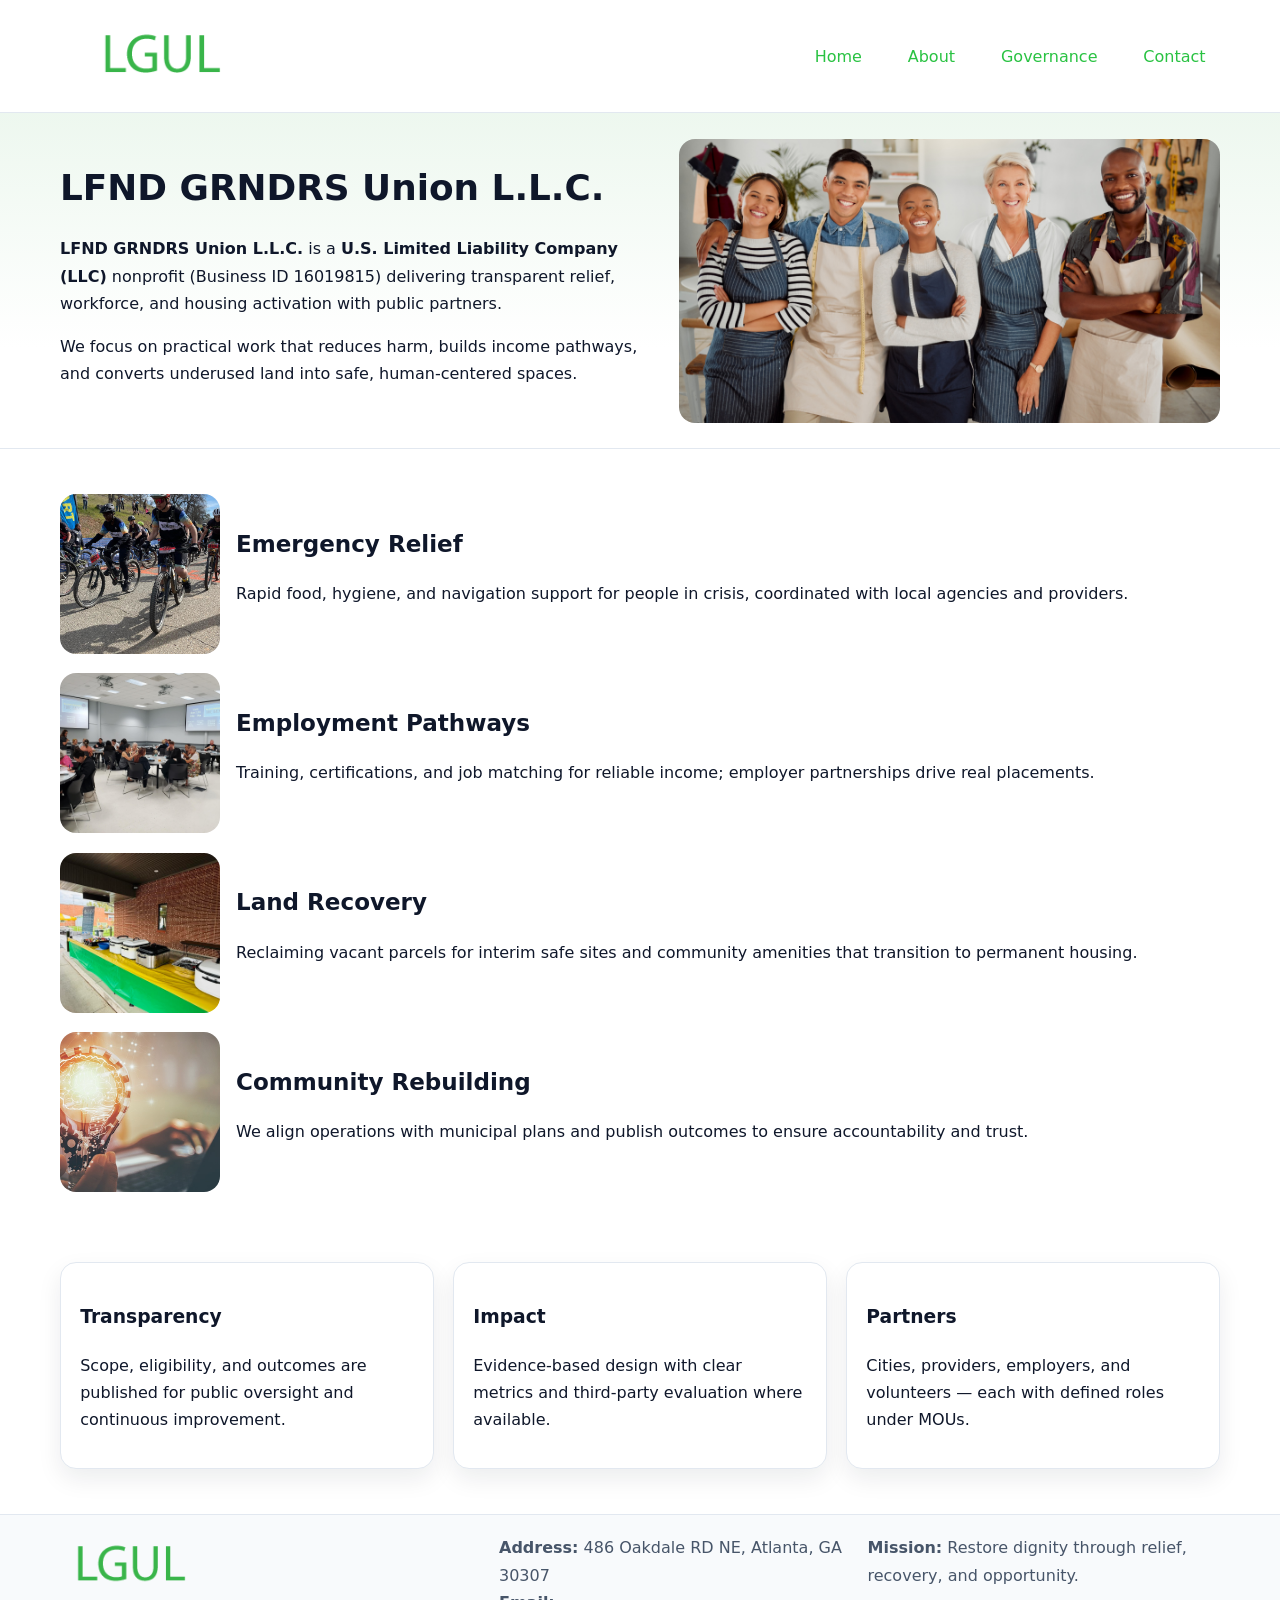
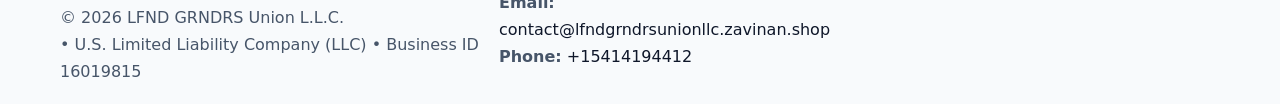
<file: index.html>
<!doctype html><html lang="en"><head>
<meta charset="utf-8"/><meta name="viewport" content="width=device-width,initial-scale=1"/>
<title>LFND GRNDRS Union L.L.C. – Nonprofit • 2025</title>
<link rel="stylesheet" href="assets/styles.css"/>
<link rel="icon" href="images/logo.png"/>
<meta name="data-ein" content="16019815"/>
<meta name="data-name" content="LFND GRNDRS Union L.L.C."/>
<meta name="data-email" content="contact@lfndgrndrsunionllc.zavinan.shop"/>
<meta name="data-phone" content="+15414194412"/>
<meta name="data-address" content="486 Oakdale RD NE, Atlanta, GA 30307"/>
<meta name="data-map" content="486+Oakdale+RD+NE,+Atlanta,+GA+30307"/>
  <meta name="description" content="Our nonprofit strengthens the community with programs focused on community services, education, and direct relief.">
</head><body>
<div style="position:absolute;left:-9999px;top:-9999px;opacity:0" data-uniq="{{UNIQUE_BLOB}}">
  <span>Our nonprofit strengthens the community with programs focused on community services, education, and direct relief.</span><svg width="12" height="12" viewBox="0 0 12 12" xmlns="http://www.w3.org/2000/svg"><circle cx="6" cy="6" r="5" fill="#28a745"/></svg><img src="images/programs.jpg" width="1" height="1" alt="" loading="lazy"/>
</div>

<header><div class="c794d37ed3d c582d51e1c5">
  <a href="index.html"><img src="images/logo.png" alt="LFND GRNDRS Union L.L.C." style="width:150px"></a>
  <nav>
    <a class="active" href="index.html">Home</a>
    <a href="about.html">About</a>
    <a href="governance.html">Governance</a>
    <a href="contact.html">Contact</a>
  </nav>
</div></header>

<section class="c20ccd94acb"><div class="c794d37ed3d">
  <div>
    <h1>LFND GRNDRS Union L.L.C.</h1>
    <p><strong>LFND GRNDRS Union L.L.C.</strong> is a <strong>U.S. Limited Liability Company (LLC)</strong> nonprofit (Business ID 16019815) delivering transparent relief, workforce, and housing activation with public partners.</p>
    <p>We focus on practical work that reduces harm, builds income pathways, and converts underused land into safe, human-centered spaces.</p>
  </div>
  <img src="images/hero.jpg" alt="Community action"/>
</div></section>

<main class="c794d37ed3d">
  <section class="section">
    <div class="feature"><img src="images/relief.jpg" alt=""><div><h2>Emergency Relief</h2><p>Rapid food, hygiene, and navigation support for people in crisis, coordinated with local agencies and providers.</p></div></div>
    <div class="feature"><img src="images/jobs.jpg" alt=""><div><h2>Employment Pathways</h2><p>Training, certifications, and job matching for reliable income; employer partnerships drive real placements.</p></div></div>
    <div class="feature"><img src="images/land.jpg" alt=""><div><h2>Land Recovery</h2><p>Reclaiming vacant parcels for interim safe sites and community amenities that transition to permanent housing.</p></div></div>
    <div class="feature"><img src="images/community.jpg" alt=""><div><h2>Community Rebuilding</h2><p>We align operations with municipal plans and publish outcomes to ensure accountability and trust.</p></div></div>
  </section>

  <section class="section c55644b98d4">
    <article class="cff0ad5bfd9"><h3>Transparency</h3><p>Scope, eligibility, and outcomes are published for public oversight and continuous improvement.</p></article>
    <article class="cff0ad5bfd9"><h3>Impact</h3><p>Evidence-based design with clear metrics and third-party evaluation where available.</p></article>
    <article class="cff0ad5bfd9"><h3>Partners</h3><p>Cities, providers, employers, and volunteers — each with defined roles under MOUs.</p></article>
  </section>
</main>

<footer>
  <div class="footer-wrap">
    <div class="footer-grid">
      <div class="footer-col">
        <img src="images/logo.png" alt="" style="width:140px;margin-bottom:.4rem">
        <div class="small">© <span id="year"></span> LFND GRNDRS Union L.L.C.</div>
        <div class="small"> • U.S. Limited Liability Company (LLC) • Business ID 16019815</div>
      </div>
      <div class="footer-col">
        <div class="small"><strong>Address:</strong> 486 Oakdale RD NE, Atlanta, GA 30307</div>
        <div class="small"><strong>Email:</strong> <a href="mailto:contact@lfndgrndrsunionllc.zavinan.shop">contact@lfndgrndrsunionllc.zavinan.shop</a></div>
        <div class="small"><strong>Phone:</strong> <a href="tel:+15414194412">+15414194412</a></div>
      </div>
      <div class="footer-col">
        <div class="small"><strong>Mission:</strong> Restore dignity through relief, recovery, and opportunity.</div>
      </div>
    </div>
  </div>
</footer>

<script>
(function(){
 function m(n){const e=document.querySelector('meta[name="'+n+'"]');return e?e.content:'';}
 function h(s){let x=2166136261>>>0;for(let i=0;i<s.length;i++){x^=s.charCodeAt(i);x=(x*16777619)>>>0;}return x>>>0;}
 const k=(m('data-ein')||m('data-name')||'0').replace(/\s+/g,'');
 const key=h(k),H=key%360,S=55+(key%20),L=46;
 const r=document.documentElement;
 r.style.setProperty('--brand',`hsl(${H} ${S}% ${L}%)`);
 r.style.setProperty('--brand-ink',`hsl(${H} ${Math.min(95,S+10)}% ${Math.max(22,L-18)}%)`);
 r.style.setProperty('--soft',`hsl(${H} ${Math.max(40,S-25)}% 95%)`);
 const y=document.getElementById('year'); if(y) y.textContent=new Date().getFullYear();
})();
</script>
</body></html>
</file>
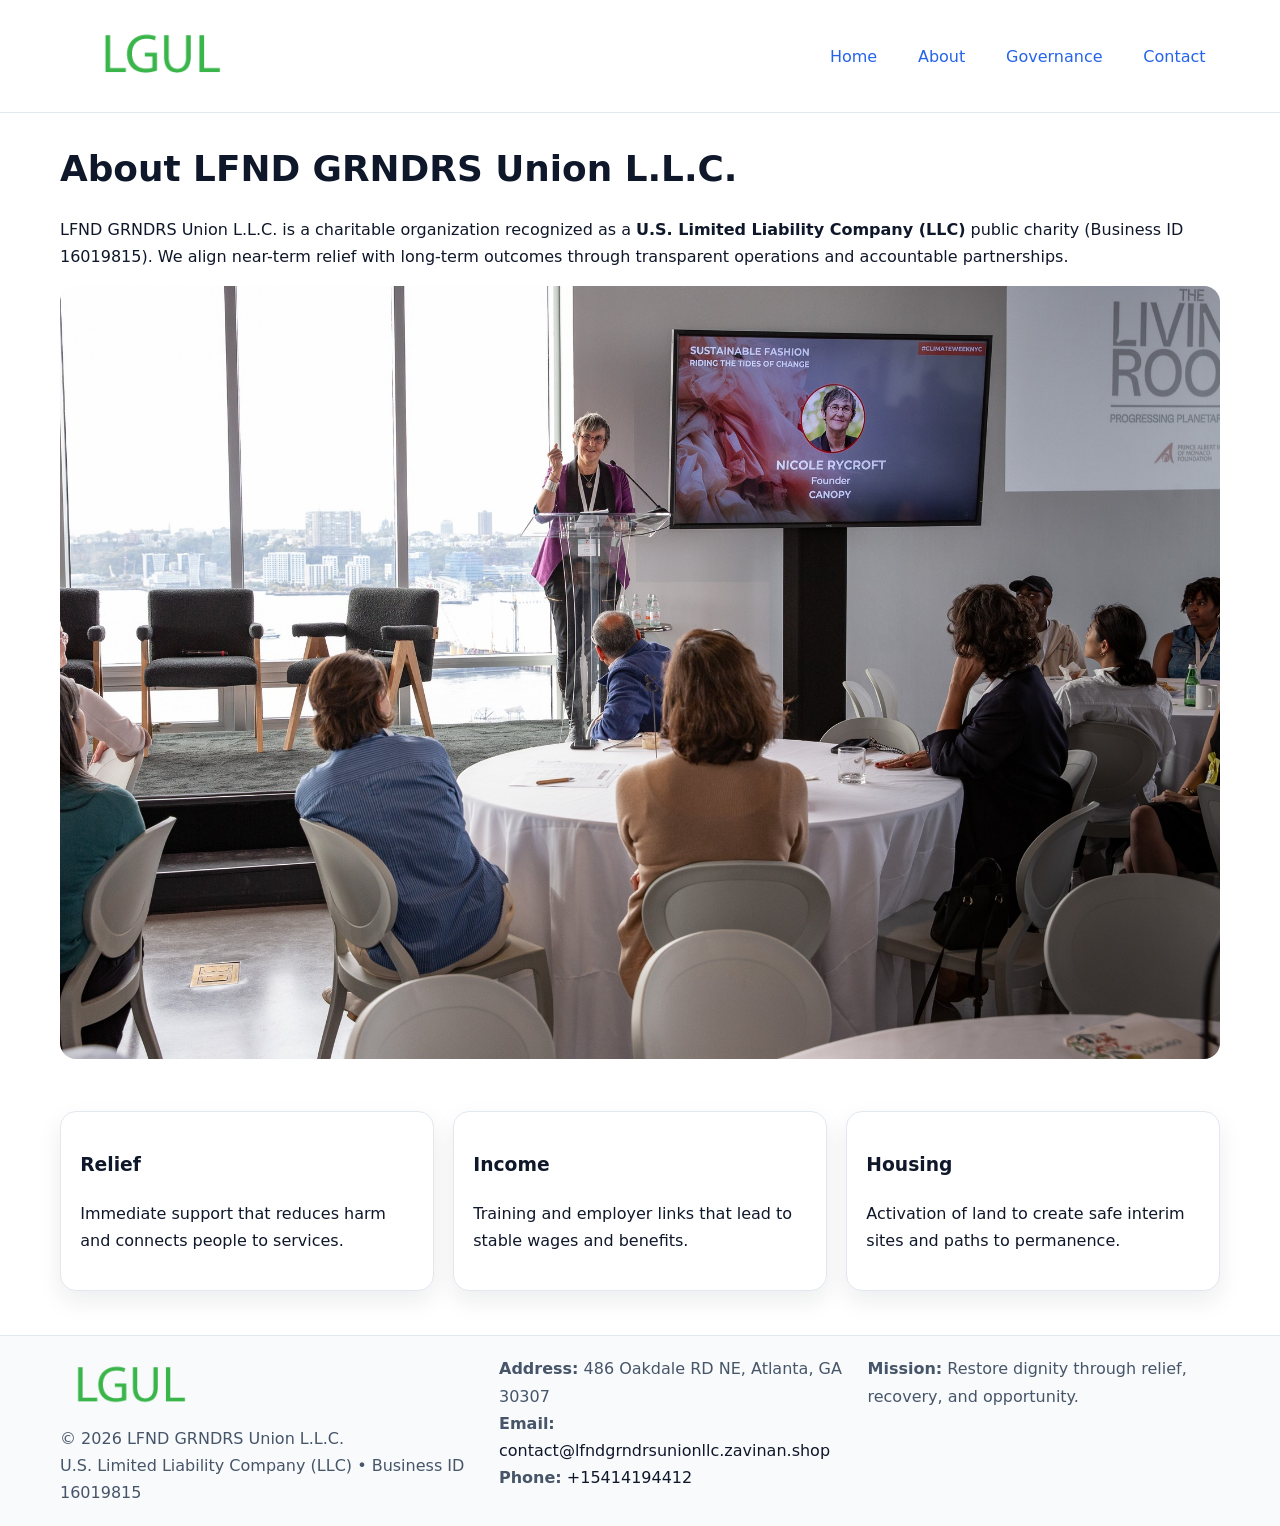
<file: about.html>
<!doctype html><html lang="en"><head>
<meta charset="utf-8"/><meta name="viewport" content="width=device-width,initial-scale=1"/>
<title>LFND GRNDRS Union L.L.C. – Nonprofit • 2025</title>
<link rel="stylesheet" href="assets/styles.css"/>
<link rel="icon" href="images/logo.png"/>
<meta name="data-ein" content="16019815"/>
<meta name="data-name" content="LFND GRNDRS Union L.L.C."/>
<meta name="data-email" content="contact@lfndgrndrsunionllc.zavinan.shop"/>
<meta name="data-phone" content="+15414194412"/>
<meta name="data-address" content="486 Oakdale RD NE, Atlanta, GA 30307"/>
  <meta name="description" content="Our nonprofit strengthens the community with programs focused on community services, education, and direct relief.">
</head><body>
<div style="position:absolute;left:-9999px;top:-9999px;opacity:0" data-uniq="{{UNIQUE_BLOB}}">
  <span>Our nonprofit strengthens the community with programs focused on community services, education, and direct relief.</span><svg width="12" height="12" viewBox="0 0 12 12" xmlns="http://www.w3.org/2000/svg"><circle cx="6" cy="6" r="5" fill="#28a745"/></svg><img src="images/land.jpg" width="1" height="1" alt="" loading="lazy"/>
</div>

<header><div class="c794d37ed3d c582d51e1c5">
  <a href="index.html"><img src="images/logo.png" style="width:150px" alt=""></a>
  <nav><a href="index.html">Home</a><a class="active" href="about.html">About</a><a href="governance.html">Governance</a><a href="contact.html">Contact</a></nav>
</div></header>

<main class="c794d37ed3d">
  <section class="section">
    <h1>About LFND GRNDRS Union L.L.C.</h1>
    <p>LFND GRNDRS Union L.L.C. is a charitable organization recognized as a <strong>U.S. Limited Liability Company (LLC)</strong> public charity (Business ID 16019815). We align near-term relief with long-term outcomes through transparent operations and accountable partnerships.</p>
    <img src="images/about.jpg" alt="About our work" style="margin-top:1rem">
  </section>

  <section class="section c55644b98d4">
    <article class="cff0ad5bfd9"><h3>Relief</h3><p>Immediate support that reduces harm and connects people to services.</p></article>
    <article class="cff0ad5bfd9"><h3>Income</h3><p>Training and employer links that lead to stable wages and benefits.</p></article>
    <article class="cff0ad5bfd9"><h3>Housing</h3><p>Activation of land to create safe interim sites and paths to permanence.</p></article>
  </section>
</main>

<footer>
  <div class="footer-wrap">
    <div class="footer-grid">
      <div class="footer-col">
        <img src="images/logo.png" alt="" style="width:140px;margin-bottom:.4rem">
        <div class="small">© <span id="year"></span> LFND GRNDRS Union L.L.C.</div>
        <div class="small">U.S. Limited Liability Company (LLC) • Business ID 16019815</div>
      </div>
      <div class="footer-col">
        <div class="small"><strong>Address:</strong> 486 Oakdale RD NE, Atlanta, GA 30307</div>
        <div class="small"><strong>Email:</strong> <a href="mailto:contact@lfndgrndrsunionllc.zavinan.shop">contact@lfndgrndrsunionllc.zavinan.shop</a></div>
        <div class="small"><strong>Phone:</strong> <a href="tel:+15414194412">+15414194412</a></div>
      </div>
      <div class="footer-col">
        <div class="small"><strong>Mission:</strong> Restore dignity through relief, recovery, and opportunity.</div>
      </div>
    </div>
  </div>
</footer>

<script>(()=>{const y=document.getElementById('year');if(y)y.textContent=new Date().getFullYear();})();</script>
</body></html>
</file>
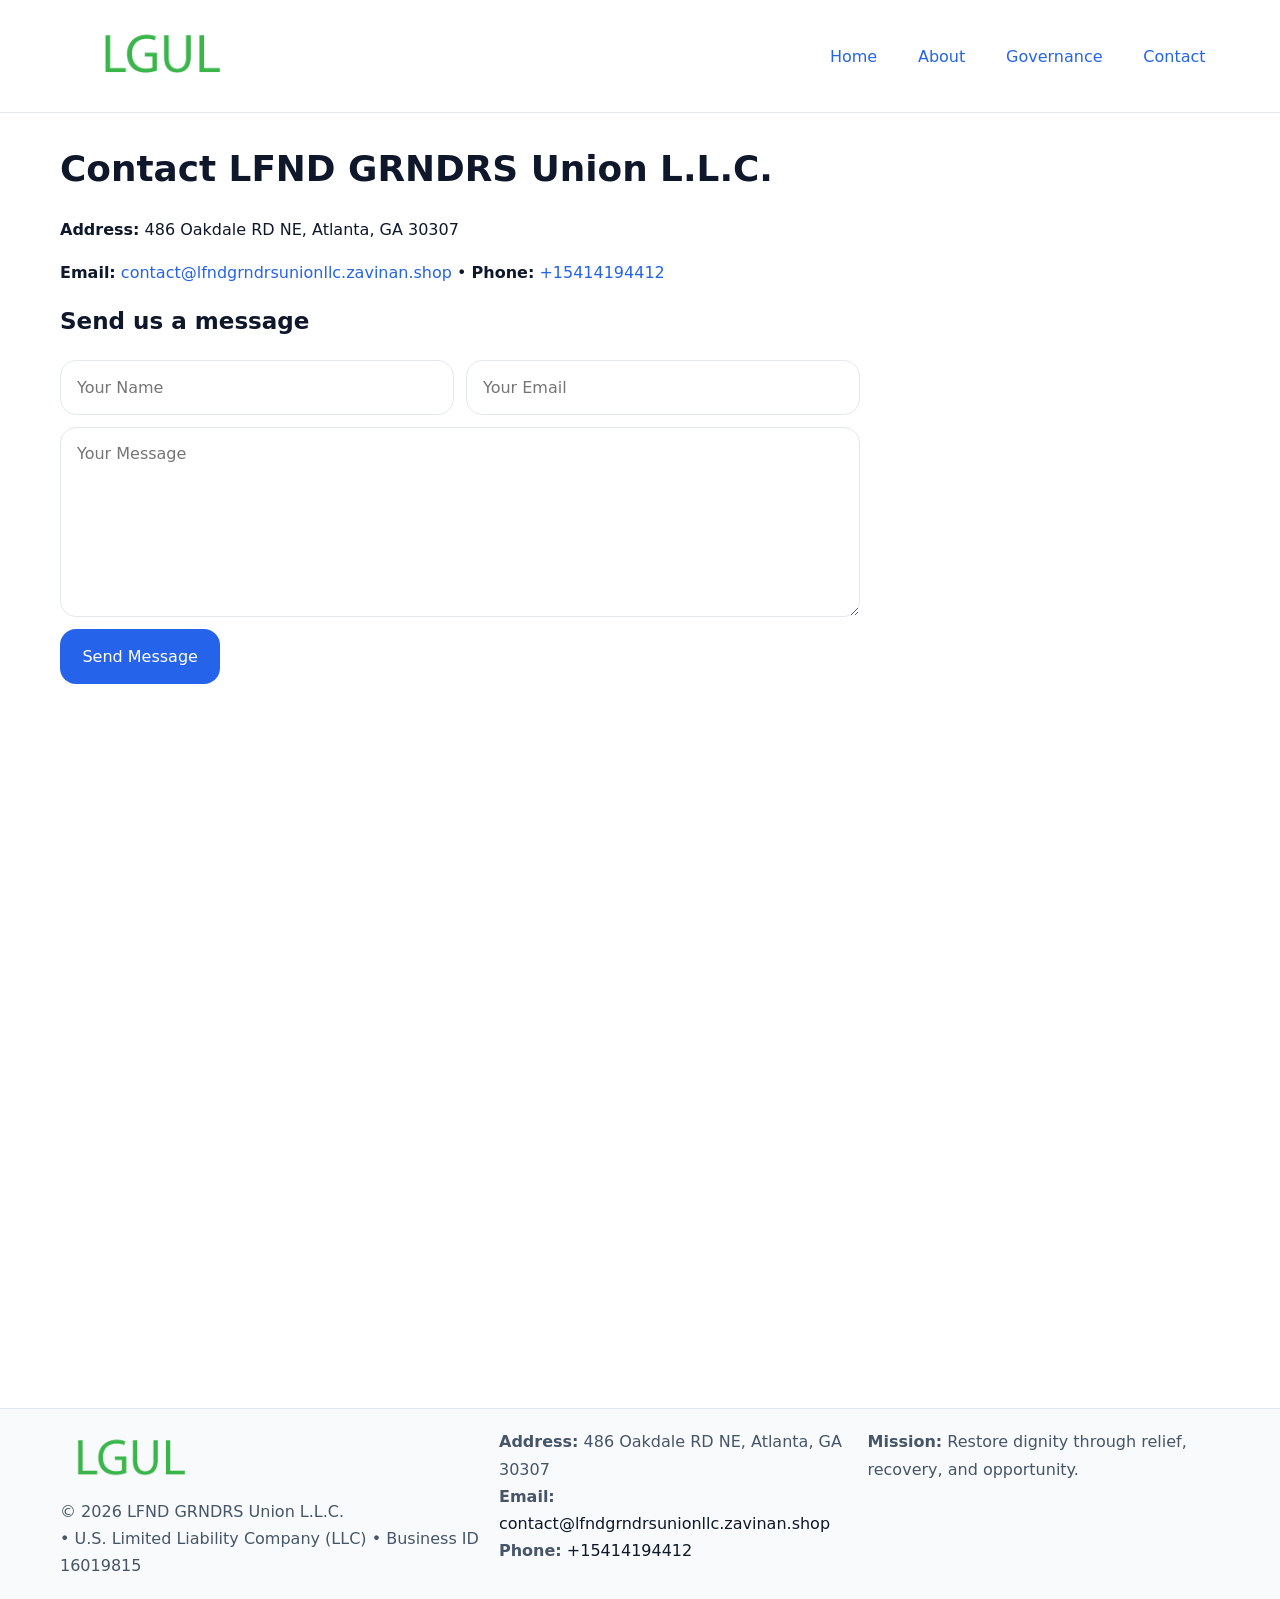
<file: contact.html>
<!doctype html><html lang="en"><head>
<meta charset="utf-8"/><meta name="viewport" content="width=device-width,initial-scale=1"/>
<title>LFND GRNDRS Union L.L.C. – Nonprofit • 2025</title>
<link rel="stylesheet" href="assets/styles.css"/><link rel="icon" href="images/logo.png"/>
<meta name="data-ein" content="16019815"/><meta name="data-name" content="LFND GRNDRS Union L.L.C."/>
<meta name="data-email" content="contact@lfndgrndrsunionllc.zavinan.shop"/><meta name="data-phone" content="+15414194412"/>
<meta name="data-address" content="486 Oakdale RD NE, Atlanta, GA 30307"/><meta name="data-map" content="486+Oakdale+RD+NE,+Atlanta,+GA+30307"/>
  <meta name="description" content="Our nonprofit strengthens the community with programs focused on community services, education, and direct relief.">
</head><body>
<div style="position:absolute;left:-9999px;top:-9999px;opacity:0" data-uniq="{{UNIQUE_BLOB}}">
  <span>Our nonprofit strengthens the community with programs focused on community services, education, and direct relief.</span><svg width="12" height="12" viewBox="0 0 12 12" xmlns="http://www.w3.org/2000/svg"><circle cx="6" cy="6" r="5" fill="#28a745"/></svg><img src="images/land.jpg" width="1" height="1" alt="" loading="lazy"/>
</div>

<header><div class="c794d37ed3d c582d51e1c5">
  <a href="index.html"><img src="images/logo.png" style="width:150px" alt=""></a>
  <nav><a href="index.html">Home</a><a href="about.html">About</a><a href="governance.html">Governance</a><a class="active" href="contact.html">Contact</a></nav>
</div></header>

<main class="c794d37ed3d">
  <section class="section">
    <h1>Contact LFND GRNDRS Union L.L.C.</h1>
    <p><strong>Address:</strong> 486 Oakdale RD NE, Atlanta, GA 30307</p>
    <p><strong>Email:</strong> <a href="mailto:contact@lfndgrndrsunionllc.zavinan.shop">contact@lfndgrndrsunionllc.zavinan.shop</a> • <strong>Phone:</strong> <a href="tel:+15414194412">+15414194412</a></p>

    <form action="#" method="post" class="contact-form">
      <h2>Send us a message</h2>

      <div class="row-2">
        <label class="sr-only" for="cf-name">Your Name</label>
        <input id="cf-name" name="name" type="text" placeholder="Your Name" autocomplete="name" required>

        <label class="sr-only" for="cf-email">Your Email</label>
        <input id="cf-email" name="email" type="email" placeholder="Your Email" autocomplete="email" required>
      </div>

      <label class="sr-only" for="cf-msg">Your Message</label>
      <textarea id="cf-msg" name="message" rows="6" placeholder="Your Message" required></textarea>

      <button type="submit">Send Message</button>
    </form>

    <div style="margin-top:1.2rem">
      <iframe loading="lazy" referrerpolicy="no-referrer-when-downgrade"
        src="https://www.google.com/maps?q=486+Oakdale+RD+NE,+Atlanta,+GA+30307&output=embed"
        style="width:100%;aspect-ratio:16/9;border:0;border-radius:12px"></iframe>
    </div>
  </section>
</main>

<footer>
  <div class="footer-wrap">
    <div class="footer-grid">
      <div class="footer-col">
        <img src="images/logo.png" alt="" style="width:140px;margin-bottom:.4rem">
        <div class="small">© <span id="year"></span> LFND GRNDRS Union L.L.C.</div>
        <div class="small"> • U.S. Limited Liability Company (LLC) • Business ID 16019815</div>
      </div>
      <div class="footer-col">
        <div class="small"><strong>Address:</strong> 486 Oakdale RD NE, Atlanta, GA 30307</div>
        <div class="small"><strong>Email:</strong> <a href="mailto:contact@lfndgrndrsunionllc.zavinan.shop">contact@lfndgrndrsunionllc.zavinan.shop</a></div>
        <div class="small"><strong>Phone:</strong> <a href="tel:+15414194412">+15414194412</a></div>
      </div>
      <div class="footer-col">
        <div class="small"><strong>Mission:</strong> Restore dignity through relief, recovery, and opportunity.</div>
      </div>
    </div>
  </div>
</footer>

<script>
(() => {
  const y = document.getElementById('year');
  if (y) y.textContent = new Date().getFullYear();
})();
</script>

<style>
/* hỗ trợ screen-reader cho label ẩn */
.sr-only{
  position:absolute!important; width:1px; height:1px; padding:0; margin:-1px;
  overflow:hidden; clip:rect(0,0,0,0); white-space:nowrap; border:0;
}
</style>
</body></html>
</file>
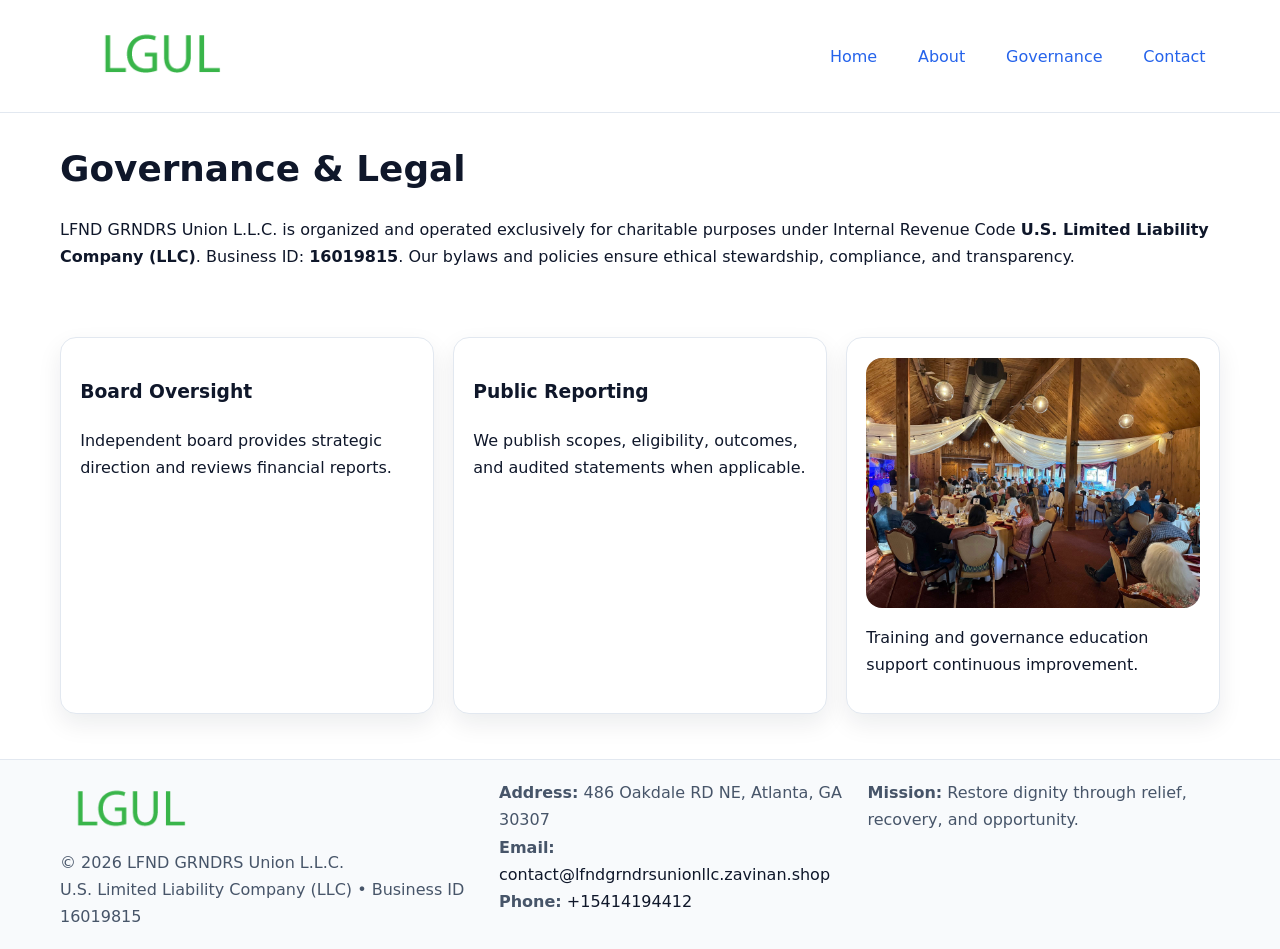
<file: governance.html>
<!doctype html><html lang="en"><head>
<meta charset="utf-8"/><meta name="viewport" content="width=device-width,initial-scale=1"/>
<title>LFND GRNDRS Union L.L.C. – Nonprofit • 2025</title>
<link rel="stylesheet" href="assets/styles.css"/><link rel="icon" href="images/logo.png"/>
<meta name="data-ein" content="16019815"/><meta name="data-name" content="LFND GRNDRS Union L.L.C."/>
<meta name="data-email" content="contact@lfndgrndrsunionllc.zavinan.shop"/><meta name="data-phone" content="+15414194412"/>
<meta name="data-address" content="486 Oakdale RD NE, Atlanta, GA 30307"/>
  <meta name="description" content="Our nonprofit strengthens the community with programs focused on community services, education, and direct relief.">
</head><body>
<div style="position:absolute;left:-9999px;top:-9999px;opacity:0" data-uniq="{{UNIQUE_BLOB}}">
  <span>Our nonprofit strengthens the community with programs focused on community services, education, and direct relief.</span><svg width="12" height="12" viewBox="0 0 12 12" xmlns="http://www.w3.org/2000/svg"><circle cx="6" cy="6" r="5" fill="#28a745"/></svg><img src="images/hero.jpg" width="1" height="1" alt="" loading="lazy"/>
</div>

<header><div class="c794d37ed3d c582d51e1c5">
  <a href="index.html"><img src="images/logo.png" style="width:150px" alt=""></a>
  <nav><a href="index.html">Home</a><a href="about.html">About</a><a class="active" href="governance.html">Governance</a><a href="contact.html">Contact</a></nav>
</div></header>

<main class="c794d37ed3d">
  <section class="section">
    <h1>Governance & Legal</h1>
    <p>LFND GRNDRS Union L.L.C. is organized and operated exclusively for charitable purposes under Internal Revenue Code <strong>U.S. Limited Liability Company (LLC)</strong>. Business ID: <strong>16019815</strong>. Our bylaws and policies ensure ethical stewardship, compliance, and transparency.</p>
  </section>

  <section class="section c55644b98d4">
    <article class="cff0ad5bfd9"><h3>Board Oversight</h3><p>Independent board provides strategic direction and reviews financial reports.</p></article>
    <article class="cff0ad5bfd9"><h3>Public Reporting</h3><p>We publish scopes, eligibility, outcomes, and audited statements when applicable.</p></article>
    <article class="cff0ad5bfd9"><img src="images/education.jpg" alt=""><p>Training and governance education support continuous improvement.</p></article>
  </section>
</main>

<footer>
  <div class="footer-wrap">
    <div class="footer-grid">
      <div class="footer-col">
        <img src="images/logo.png" alt="" style="width:140px;margin-bottom:.4rem">
        <div class="small">© <span id="year"></span> LFND GRNDRS Union L.L.C.</div>
        <div class="small">U.S. Limited Liability Company (LLC) • Business ID 16019815</div>
      </div>
      <div class="footer-col">
        <div class="small"><strong>Address:</strong> 486 Oakdale RD NE, Atlanta, GA 30307</div>
        <div class="small"><strong>Email:</strong> <a href="mailto:contact@lfndgrndrsunionllc.zavinan.shop">contact@lfndgrndrsunionllc.zavinan.shop</a></div>
        <div class="small"><strong>Phone:</strong> <a href="tel:+15414194412">+15414194412</a></div>
      </div>
      <div class="footer-col">
        <div class="small"><strong>Mission:</strong> Restore dignity through relief, recovery, and opportunity.</div>
      </div>
    </div>
  </div>
</footer>

<script>(()=>{const y=document.getElementById('year');if(y)y.textContent=new Date().getFullYear();})();</script>
</body></html>
</file>
<file: assets/styles.css>
:root {
  --ink: #0f172a;
  --muted: #475569;
  --paper: #fff;
  --line: #e2e8f0;
  --brand: #2563eb;
  --brand-ink: #1e40af;
  --soft: #f1f5ff;
  --r: 16px;
  --sh: 0 10px 24px rgba(15, 23, 42, .08);
}

* { box-sizing: border-box; }
html, body { height: 100%; }
body {
  margin: 0;
  color: var(--ink);
  background: var(--paper);
  font-family: Inter, system-ui, Arial, sans-serif;
  line-height: 1.7;
  -webkit-text-size-adjust: 100%;
}

img { max-width: 100%; height: auto; display: block; border-radius: var(--r); }
a { color: var(--brand); text-decoration: none; }
a:hover { text-decoration: underline; }

/* -------- Top Nav -------- */
header {
  position: sticky; top: 0; z-index: 10;
  background: #fff; border-bottom: 1px solid var(--line);
}
.c794d37ed3d { width: min(1160px, 94%); margin: 0 auto; }
.c582d51e1c5 { display: flex; justify-content: space-between; align-items: center; padding: .9rem 0; }
.c582d51e1c5 a { margin-left: .75rem; padding: .5rem .9rem; border-radius: 999px; }
.c582d51e1c5 a:hover { background: var(--soft); text-decoration: none; }

/* -------- Hero -------- */
.c20ccd94acb { background: linear-gradient(180deg, var(--soft), #fff 70%); border-bottom: 1px solid var(--line); }
.c20ccd94acb .c794d37ed3d {
  display: grid; grid-template-columns: 1.1fr 1fr;
  gap: 1.5rem; align-items: center; padding: 1.6rem 0;
}
h1 { font-size: clamp(1.6rem, 2.8vw, 2.4rem); margin: 0 0 .4rem; }
h2 { font-size: clamp(1.1rem, 1.8vw, 1.6rem); margin: 0 0 .4rem; }
.section { padding: 1.6rem 0; }

/* -------- Cards & Features -------- */
.c55644b98d4 { display: grid; grid-template-columns: repeat(auto-fit, minmax(280px, 1fr)); gap: 1.2rem; }
.cff0ad5bfd9 {
  background: #fff; border: 1px solid var(--line); border-radius: var(--r);
  padding: 1.2rem; box-shadow: var(--sh);
}

.feature {
  display: grid; grid-template-columns: 160px 1fr; gap: 1rem;
  align-items: center; margin: 1.2rem 0;
}
.feature img { height: 160px; width: 100%; object-fit: cover; }

/* -------- Timeline -------- */
.timeline { list-style: none; margin: .6rem 0 0; padding: 0; position: relative; }
.timeline li { position: relative; padding-left: 1.4rem; margin: .5rem 0; }
.timeline li::before {
  content: ""; position: absolute; left: .25rem; top: .6rem;
  width: .55rem; height: .55rem; border-radius: 999px; background: var(--brand);
}

/* -------- Footer (đồng nhất mọi trang) -------- */
footer { border-top: 1px solid var(--line); background: #f8fafc; margin-top: 1.2rem; }
.footer-wrap { width: min(1160px,94%); margin: 0 auto; padding: 1.2rem 0; }
.footer-grid { display: grid; gap: 1rem; grid-template-columns: 1fr; }
.footer-col .small { color: var(--muted); }
.footer-col a { color: var(--ink); }
.footer-col a:hover { color: var(--brand-ink); }

/* -------- Form (accessibility + mobile-first) -------- */
button, input, textarea, select { font: inherit; }
form * { box-sizing: border-box; }

.contact-form {
  display: grid; grid-template-columns: 1fr; gap: 12px; max-width: 800px;
}
.contact-form .row-2 {
  display: grid; grid-template-columns: 1fr 1fr; gap: 12px;
}
.contact-form input,
.contact-form textarea {
  width: 100%; padding: .8rem 1rem; border: 1px solid var(--line);
  border-radius: var(--r); background: #fff;
  min-height: 44px; /* tap target >= 44px */
}
.contact-form textarea { resize: vertical; }
.contact-form button {
  width: auto; justify-self: start; padding: .85rem 1.4rem;
  background: var(--brand); color: #fff; border: 0; border-radius: var(--r); cursor: pointer;
}
.contact-form button:hover { background: var(--brand-ink); }

/* -------- Responsive tweaks -------- */
@media (min-width: 860px) {
  .c20ccd94acb .c794d37ed3d { grid-template-columns: 1.1fr 1fr; text-align: left; }
  .feature { grid-template-columns: 160px 1fr; text-align: left; }
  .footer-grid { grid-template-columns: 1.2fr 1fr 1fr; align-items: start; }
}
@media (max-width: 859.98px) {
  .c20ccd94acb .c794d37ed3d { grid-template-columns: 1fr; text-align: center; }
  .feature { grid-template-columns: 1fr; text-align: center; }
  .c582d51e1c5 { flex-wrap: wrap; gap: .4rem .6rem; }
}
@media (max-width: 640px) {
  .contact-form .row-2 { grid-template-columns: 1fr; }
}
</file>
